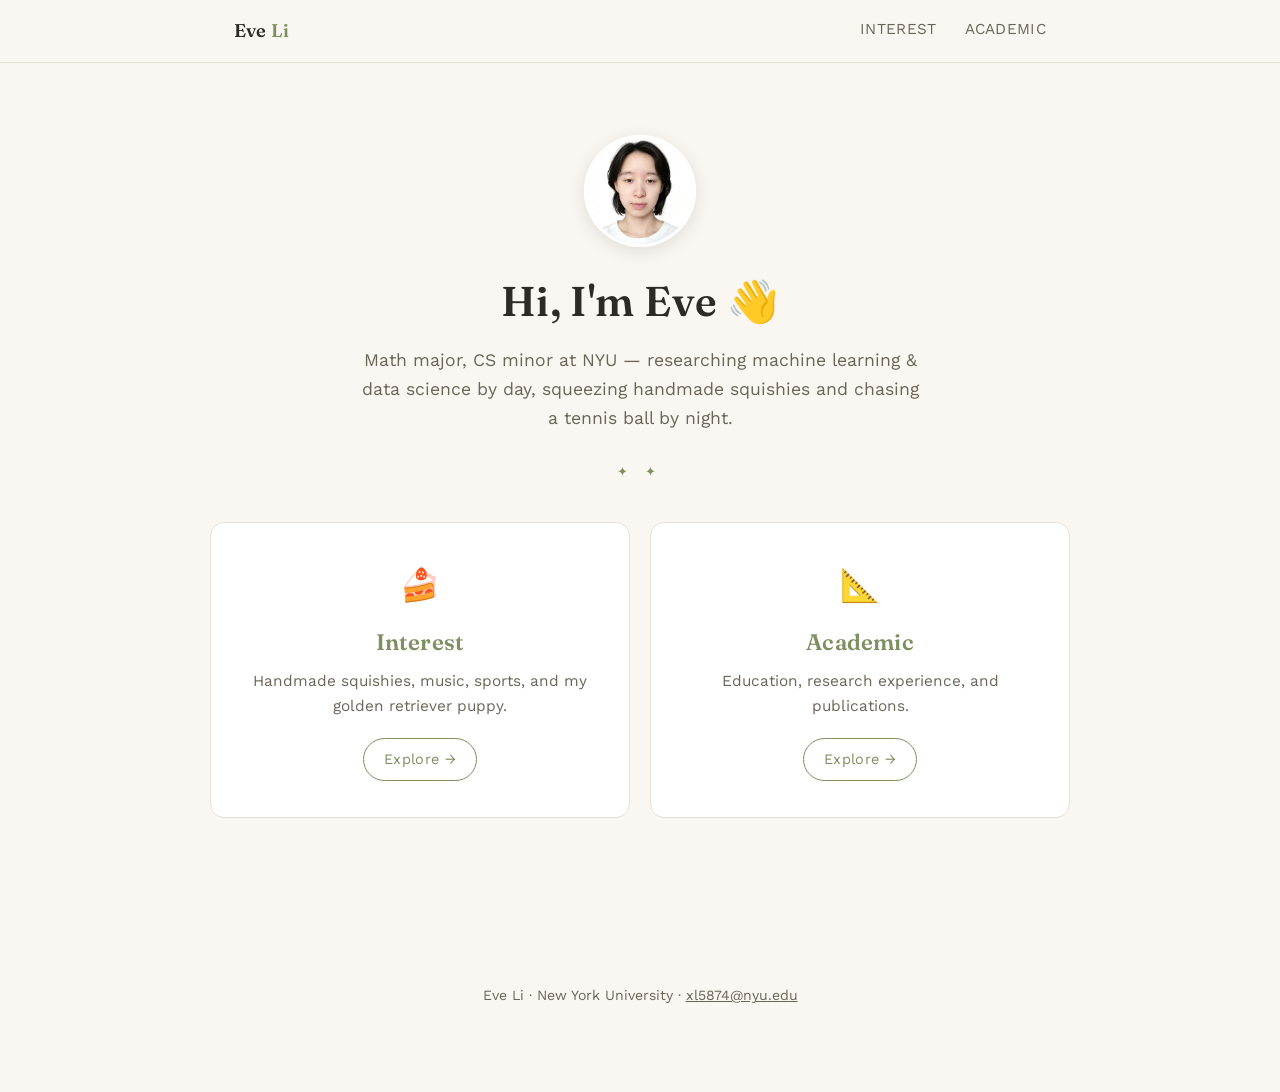
<file: index.html>
<!doctype html>
<html lang="en">
<head>
<meta charset="utf-8" />
<meta name="viewport" content="width=device-width, initial-scale=1" />
<title>Eve Li</title>
<meta name="description" content="Eve Li — Mathematics & CS, NYU. Research in machine learning and data science, and a life full of handmade squishies, music, and sport." />
<link rel="preconnect" href="https://fonts.googleapis.com">
<link rel="preconnect" href="https://fonts.gstatic.com" crossorigin>
<link href="https://fonts.googleapis.com/css2?family=Fraunces:wght@500;600;700&family=Work+Sans:wght@400;500;600&display=swap" rel="stylesheet">
<link rel="stylesheet" href="css/style.css" />
</head>
<body>

<header class="site-nav">
  <div class="wrap">
    <div class="brand">Eve <span>Li</span></div>
    <nav>
      <a href="interest.html">Interest</a>
      <a href="academic.html">Academic</a>
    </nav>
  </div>
</header>

<main>
  <section class="hero wrap">
    <img class="avatar" src="assets/profile/profile.jpg" alt="Eve Li" />
    <h1>Hi, I'm Eve 👋</h1>
    <p class="tagline">
      Math major, CS minor at NYU — researching machine learning &amp; data science by day,
      squeezing handmade squishies and chasing a tennis ball by night.
    </p>
    <div class="diamond-rule">✦ ✦</div>

    <div class="portal-cards">
      <a class="portal-card" href="interest.html" style="text-decoration:none;">
        <div class="icon">🍰</div>
        <h2>Interest</h2>
        <p>Handmade squishies, music, sports, and my golden retriever puppy.</p>
        <span class="btn">Explore →</span>
      </a>
      <a class="portal-card" href="academic.html" style="text-decoration:none;">
        <div class="icon">📐</div>
        <h2>Academic</h2>
        <p>Education, research experience, and publications.</p>
        <span class="btn">Explore →</span>
      </a>
    </div>
  </section>
</main>

<footer>
  <div class="wrap">
    <p>Eve Li · New York University · <a href="mailto:xl5874@nyu.edu">xl5874@nyu.edu</a></p>
  </div>
</footer>

</body>
</html>
</file>
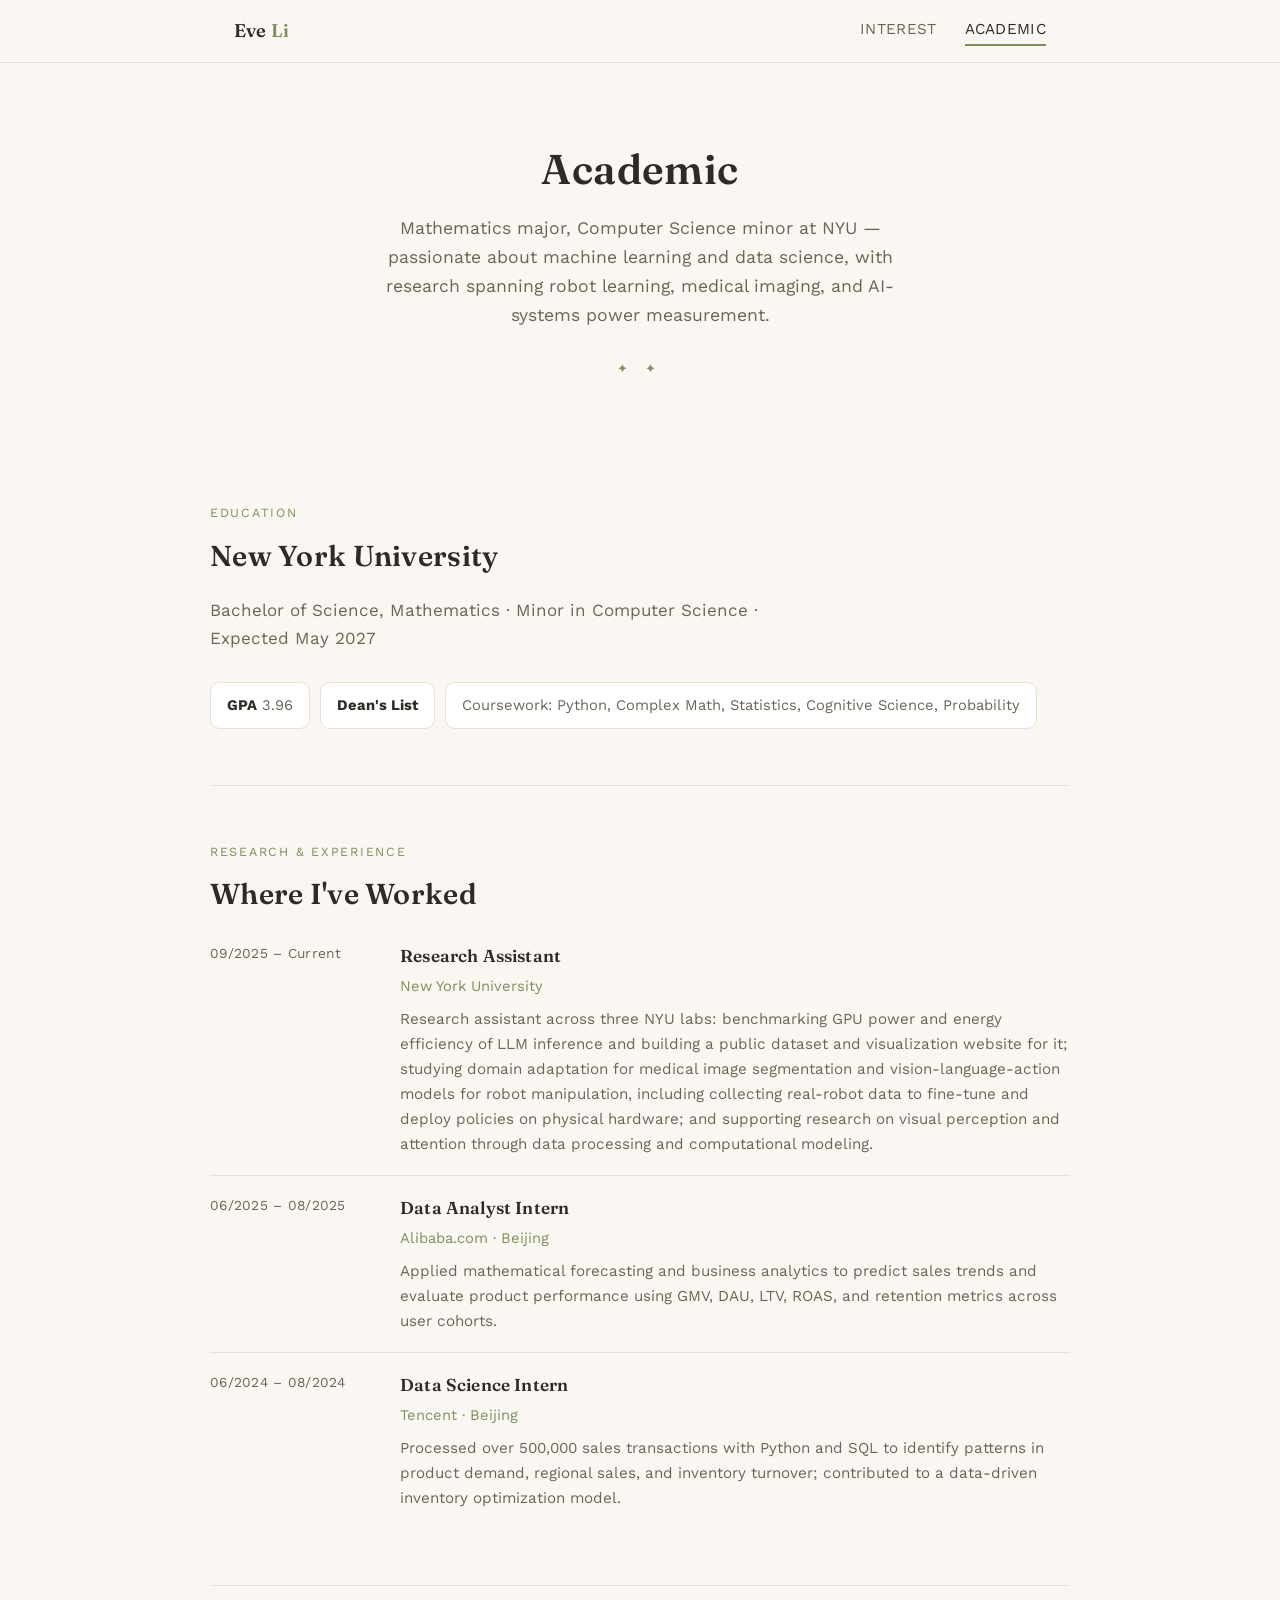
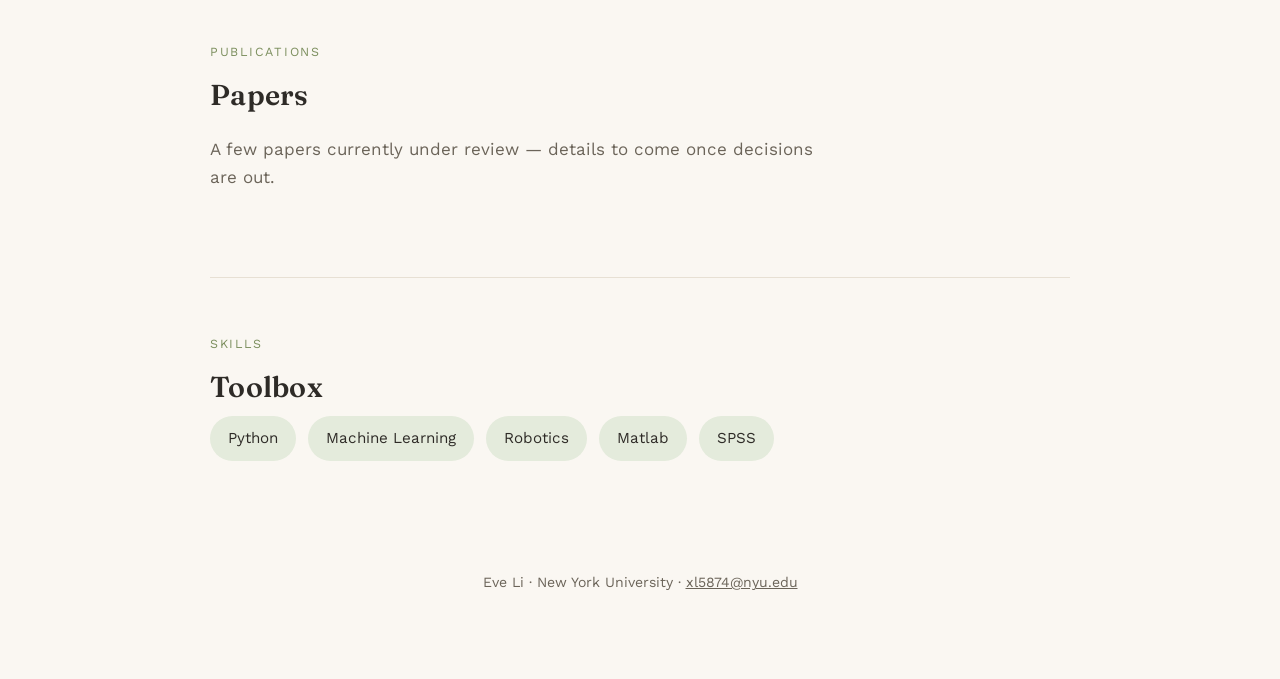
<file: academic.html>
<!doctype html>
<html lang="en">
<head>
<meta charset="utf-8" />
<meta name="viewport" content="width=device-width, initial-scale=1" />
<title>Academic — Eve Li</title>
<meta name="description" content="Eve Li — Mathematics & CS Minor at NYU. Research in machine learning, data science, and robotics." />
<link rel="preconnect" href="https://fonts.googleapis.com">
<link rel="preconnect" href="https://fonts.gstatic.com" crossorigin>
<link href="https://fonts.googleapis.com/css2?family=Fraunces:wght@500;600;700&family=Work+Sans:wght@400;500;600&display=swap" rel="stylesheet">
<link rel="stylesheet" href="css/style.css" />
</head>
<body>

<header class="site-nav">
  <div class="wrap">
    <div class="brand">Eve <span>Li</span></div>
    <nav>
      <a href="interest.html">Interest</a>
      <a href="academic.html" class="active">Academic</a>
    </nav>
  </div>
</header>

<main>
  <section class="hero wrap">
    <h1>Academic</h1>
    <p class="tagline">
      Mathematics major, Computer Science minor at NYU — passionate about machine
      learning and data science, with research spanning robot learning, medical imaging,
      and AI-systems power measurement.
    </p>
    <div class="diamond-rule">✦ ✦</div>
  </section>

  <!-- ================= EDUCATION ================= -->
  <section class="block wrap" id="education">
    <span class="eyebrow">Education</span>
    <h2>New York University</h2>
    <p class="intro">Bachelor of Science, Mathematics · Minor in Computer Science · Expected May 2027</p>
    <div class="fact-row">
      <span class="fact"><strong>GPA</strong> 3.96</span>
      <span class="fact"><strong>Dean's List</strong></span>
      <span class="fact">Coursework: Python, Complex Math, Statistics, Cognitive Science, Probability</span>
    </div>
  </section>

  <!-- ================= RESEARCH EXPERIENCE ================= -->
  <section class="block wrap" id="research">
    <span class="eyebrow">Research &amp; Experience</span>
    <h2>Where I've Worked</h2>

    <div class="timeline-item">
      <div class="when">09/2025 – Current</div>
      <div>
        <h3>Research Assistant</h3>
        <span class="org">New York University</span>
        <p>
          Research assistant across three NYU labs: benchmarking GPU power and energy
          efficiency of LLM inference and building a public dataset and visualization
          website for it; studying domain adaptation for medical image segmentation and
          vision-language-action models for robot manipulation, including collecting
          real-robot data to fine-tune and deploy policies on physical hardware; and
          supporting research on visual perception and attention through data processing
          and computational modeling.
        </p>
      </div>
    </div>

    <div class="timeline-item">
      <div class="when">06/2025 – 08/2025</div>
      <div>
        <h3>Data Analyst Intern</h3>
        <span class="org">Alibaba.com · Beijing</span>
        <p>
          Applied mathematical forecasting and business analytics to predict sales trends
          and evaluate product performance using GMV, DAU, LTV, ROAS, and retention metrics
          across user cohorts.
        </p>
      </div>
    </div>

    <div class="timeline-item">
      <div class="when">06/2024 – 08/2024</div>
      <div>
        <h3>Data Science Intern</h3>
        <span class="org">Tencent · Beijing</span>
        <p>
          Processed over 500,000 sales transactions with Python and SQL to identify
          patterns in product demand, regional sales, and inventory turnover; contributed
          to a data-driven inventory optimization model.
        </p>
      </div>
    </div>
  </section>

  <!-- ================= PUBLICATIONS ================= -->
  <section class="block wrap" id="publications">
    <span class="eyebrow">Publications</span>
    <h2>Papers</h2>
    <p class="intro">A few papers currently under review — details to come once decisions are out.</p>
  </section>

  <!-- ================= SKILLS ================= -->
  <section class="block wrap" id="skills">
    <span class="eyebrow">Skills</span>
    <h2>Toolbox</h2>
    <div class="pill-grid">
      <span class="pill">Python</span>
      <span class="pill">Machine Learning</span>
      <span class="pill">Robotics</span>
      <span class="pill">Matlab</span>
      <span class="pill">SPSS</span>
    </div>
  </section>
</main>

<footer>
  <div class="wrap">
    <p>Eve Li · New York University · <a href="mailto:xl5874@nyu.edu">xl5874@nyu.edu</a></p>
  </div>
</footer>

</body>
</html>
</file>
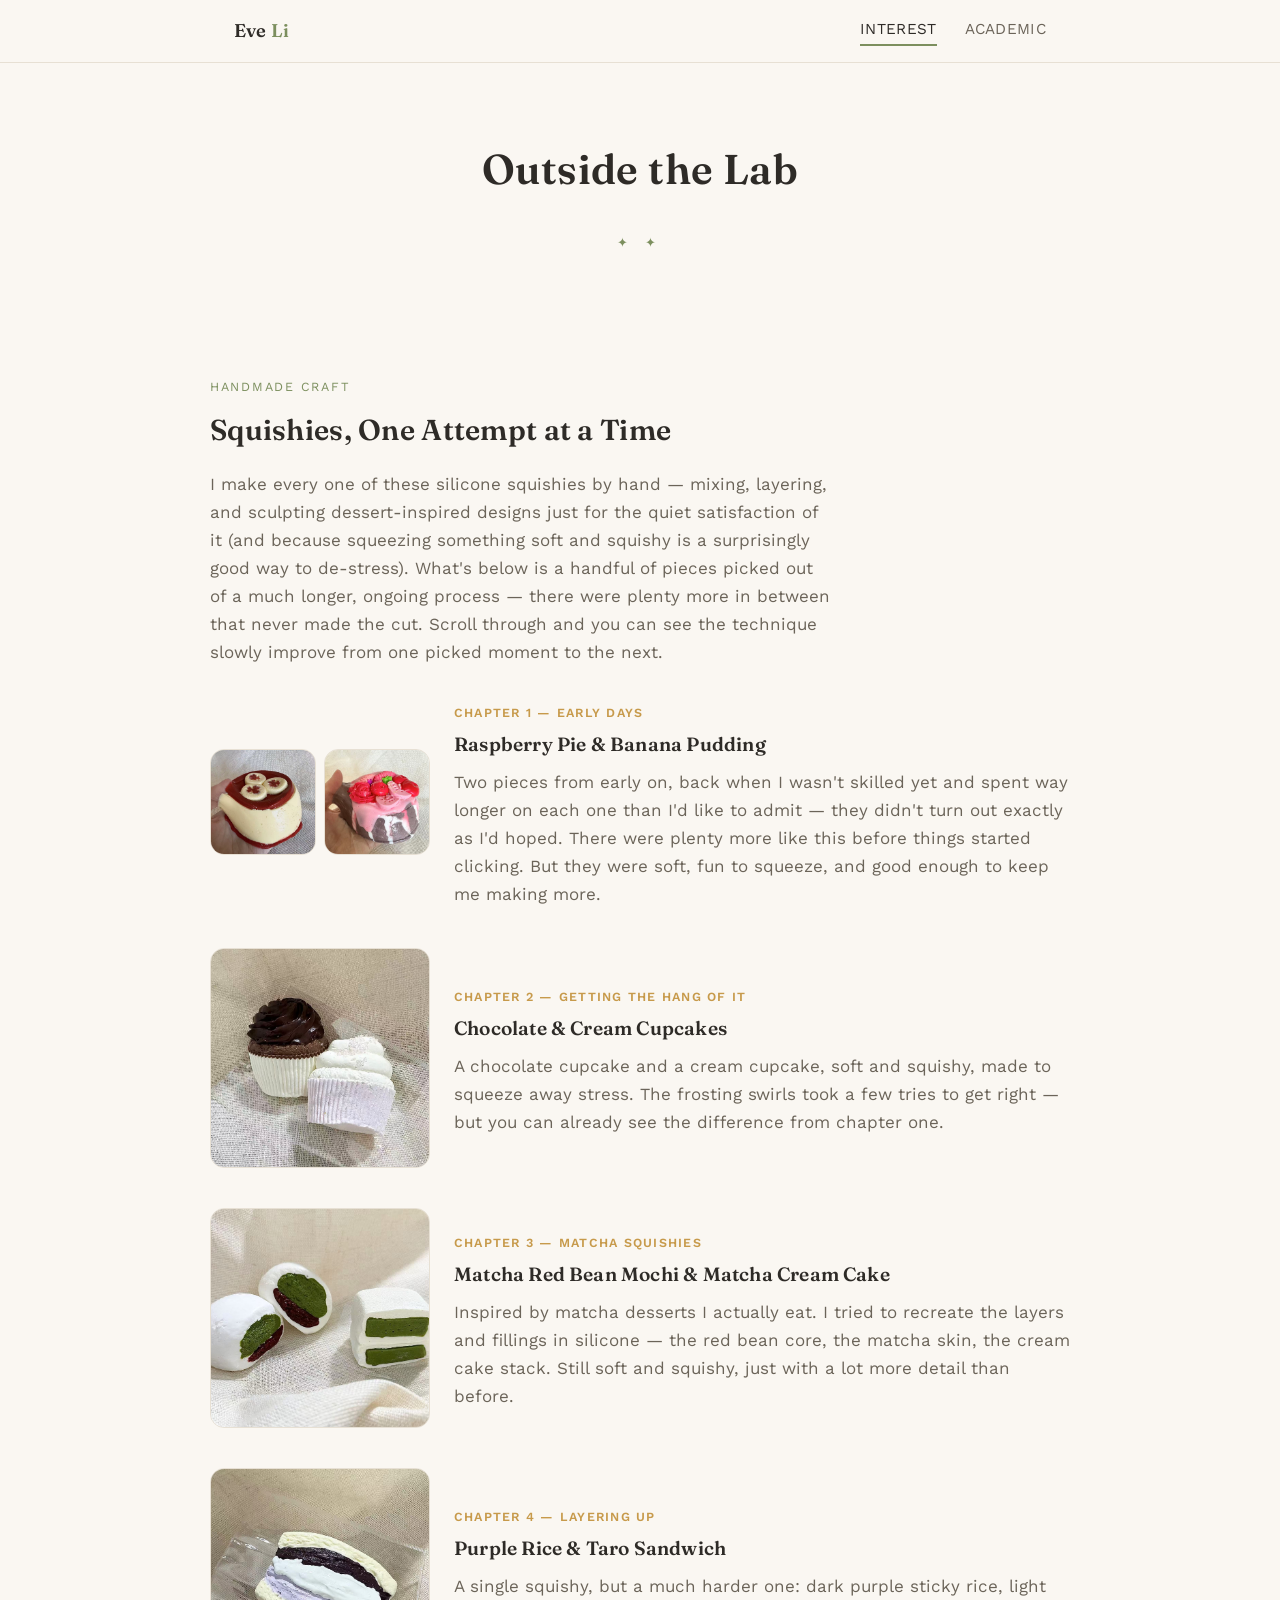
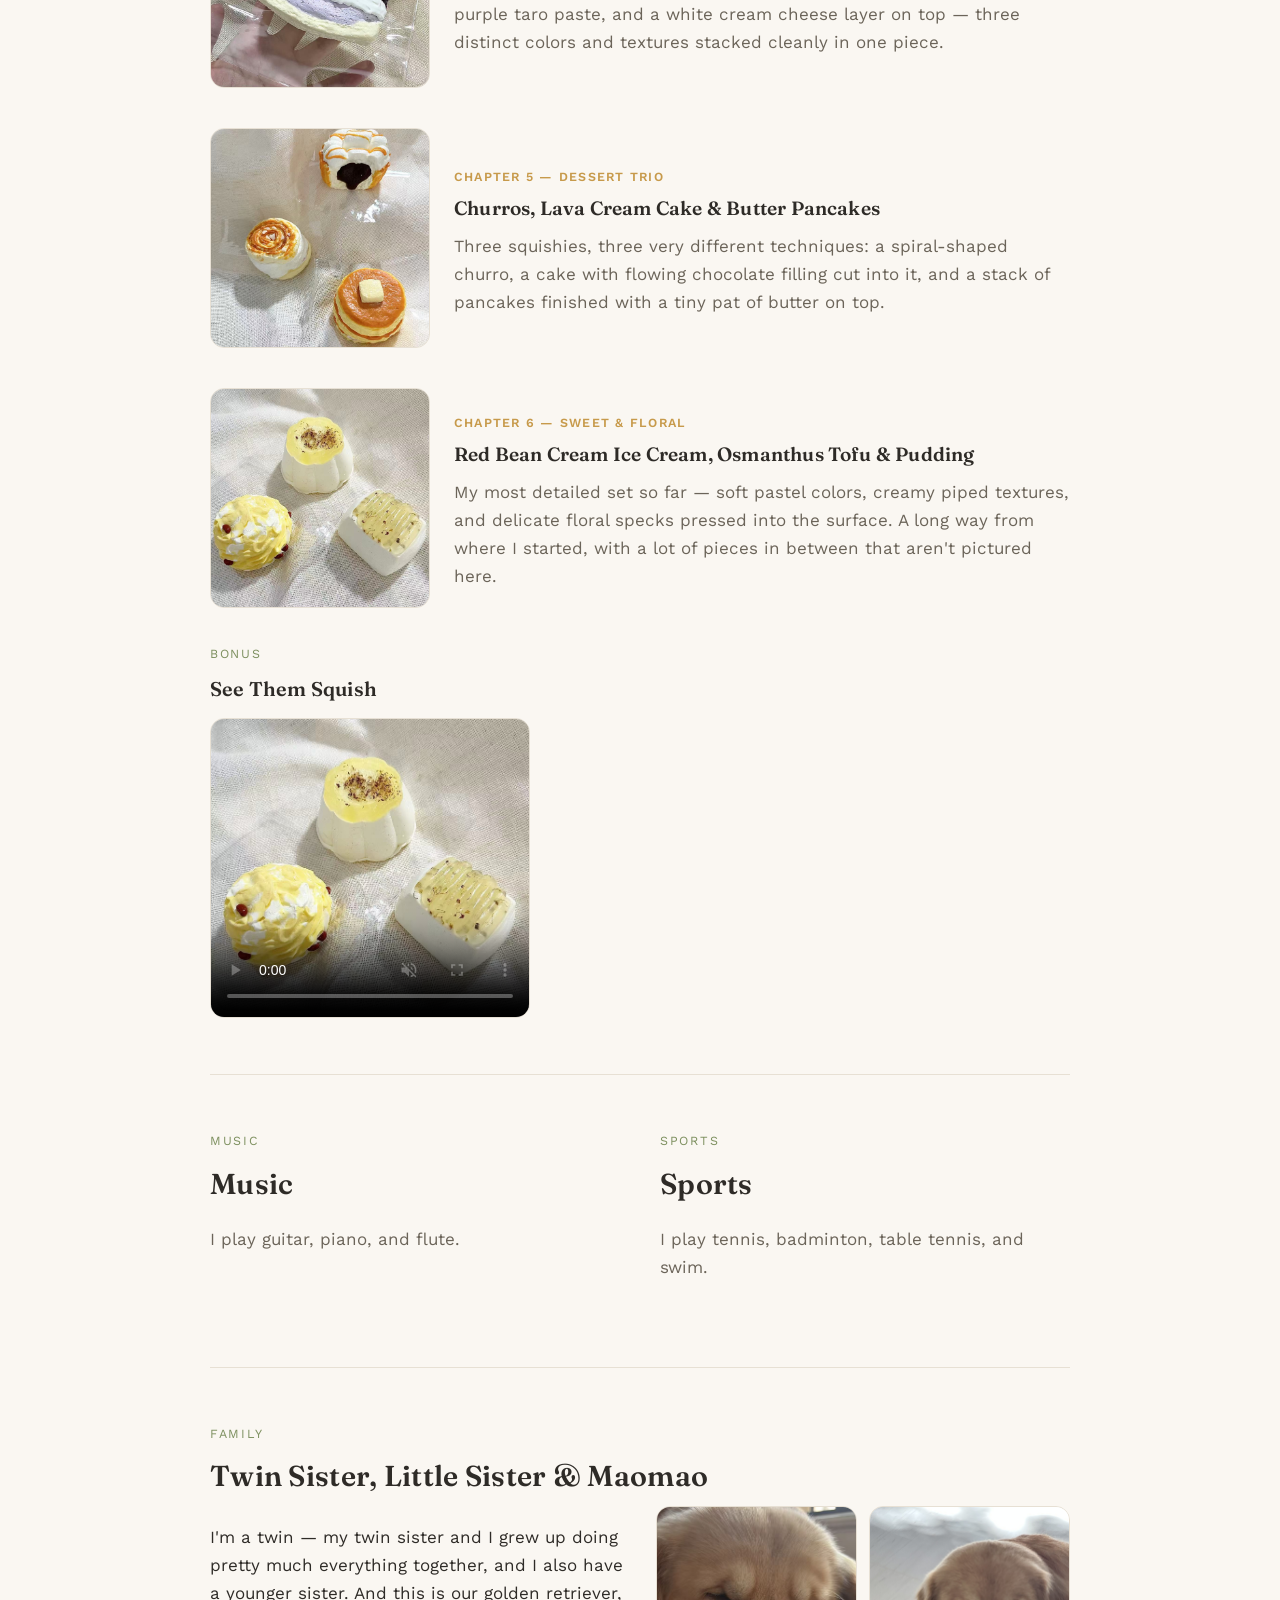
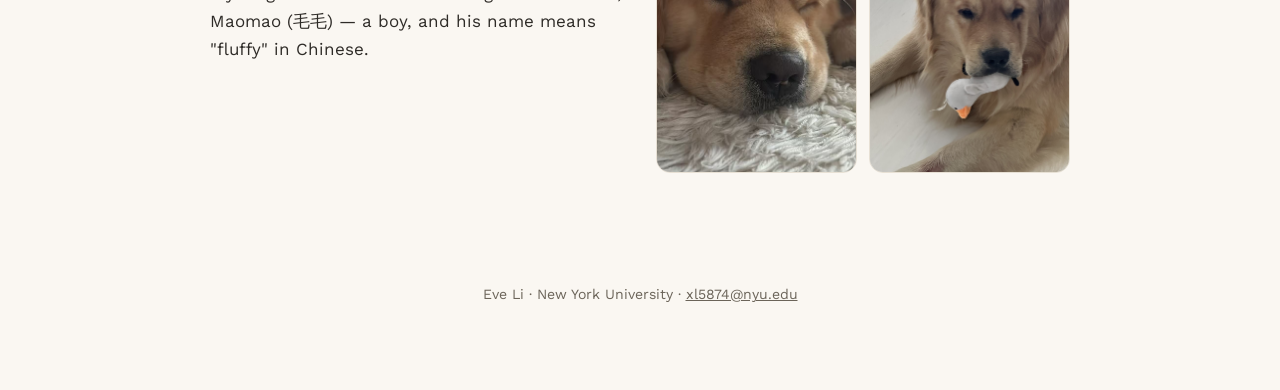
<file: interest.html>
<!doctype html>
<html lang="en">
<head>
<meta charset="utf-8" />
<meta name="viewport" content="width=device-width, initial-scale=1" />
<title>Interest — Eve Li</title>
<meta name="description" content="Handmade squishies, music, sports, and family — the life of Eve Li outside the lab." />
<link rel="preconnect" href="https://fonts.googleapis.com">
<link rel="preconnect" href="https://fonts.gstatic.com" crossorigin>
<link href="https://fonts.googleapis.com/css2?family=Fraunces:wght@500;600;700&family=Work+Sans:wght@400;500;600&display=swap" rel="stylesheet">
<link rel="stylesheet" href="css/style.css" />
</head>
<body>

<header class="site-nav">
  <div class="wrap">
    <div class="brand">Eve <span>Li</span></div>
    <nav>
      <a href="interest.html" class="active">Interest</a>
      <a href="academic.html">Academic</a>
    </nav>
  </div>
</header>

<main>
  <section class="hero wrap">
    <h1>Outside the Lab</h1>
    <div class="diamond-rule">✦ ✦</div>
  </section>

  <!-- ================= SQUISHIES ================= -->
  <section class="block wrap" id="squishies">
    <span class="eyebrow">Handmade Craft</span>
    <h2>Squishies, One Attempt at a Time</h2>
    <p class="intro">
      I make every one of these silicone squishies by hand — mixing, layering, and
      sculpting dessert-inspired designs just for the quiet satisfaction of it (and because
      squeezing something soft and squishy is a surprisingly good way to de-stress). What's
      below is a handful of pieces picked out of a much longer, ongoing process — there were
      plenty more in between that never made the cut. Scroll through and you can see the
      technique slowly improve from one picked moment to the next.
    </p>

    <div class="squishy-timeline">

      <!-- Chapter 1: First attempts, 2 photos -->
      <div class="squishy-entry">
        <div style="display:grid; grid-template-columns:1fr 1fr; gap:8px;">
          <div class="media"><img src="assets/squishies/01-banana-pudding.jpg" alt="My first handmade squishy, a banana pudding, slightly uneven" loading="lazy"></div>
          <div class="media"><img src="assets/squishies/02-raspberry-pie.jpg" alt="My first handmade squishy, a raspberry pie" loading="lazy"></div>
        </div>
        <div>
          <span class="stage">Chapter 1 — Early Days</span>
          <h3>Raspberry Pie &amp; Banana Pudding</h3>
          <p>
            Two pieces from early on, back when I wasn't skilled yet and spent way longer
            on each one than I'd like to admit — they didn't turn out exactly as I'd hoped.
            There were plenty more like this before things started clicking. But they were
            soft, fun to squeeze, and good enough to keep me making more.
          </p>
        </div>
      </div>

      <!-- Chapter 2 -->
      <div class="squishy-entry">
        <div class="media"><img src="assets/squishies/03-choc-cream-cupcakes.jpg" alt="Handmade chocolate and cream cupcake squishies" loading="lazy"></div>
        <div>
          <span class="stage">Chapter 2 — Getting the Hang of It</span>
          <h3>Chocolate &amp; Cream Cupcakes</h3>
          <p>
            A chocolate cupcake and a cream cupcake, soft and squishy, made to squeeze away
            stress. The frosting swirls took a few tries to get right — but you can already
            see the difference from chapter one.
          </p>
        </div>
      </div>

      <!-- Chapter 3 -->
      <div class="squishy-entry">
        <div class="media"><img src="assets/squishies/04-matcha.jpg" alt="Handmade matcha red bean mochi and matcha cream cake squishies" loading="lazy"></div>
        <div>
          <span class="stage">Chapter 3 — Matcha Squishies</span>
          <h3>Matcha Red Bean Mochi &amp; Matcha Cream Cake</h3>
          <p>
            Inspired by matcha desserts I actually eat. I tried to recreate the layers and
            fillings in silicone — the red bean core, the matcha skin, the cream cake
            stack. Still soft and squishy, just with a lot more detail than before.
          </p>
        </div>
      </div>

      <!-- Chapter 4 -->
      <div class="squishy-entry">
        <div class="media"><img src="assets/squishies/05-purple-taro-sandwich.jpg" alt="Handmade purple sticky rice, taro paste, and cream cheese sandwich squishy" loading="lazy"></div>
        <div>
          <span class="stage">Chapter 4 — Layering Up</span>
          <h3>Purple Rice &amp; Taro Sandwich</h3>
          <p>
            A single squishy, but a much harder one: dark purple sticky rice, light purple
            taro paste, and a white cream cheese layer on top — three distinct colors and
            textures stacked cleanly in one piece.
          </p>
        </div>
      </div>

      <!-- Chapter 5 -->
      <div class="squishy-entry">
        <div class="media"><img src="assets/squishies/06-dessert-trio.jpg" alt="Handmade churro, lava cream cake, and butter pancake squishies" loading="lazy"></div>
        <div>
          <span class="stage">Chapter 5 — Dessert Trio</span>
          <h3>Churros, Lava Cream Cake &amp; Butter Pancakes</h3>
          <p>
            Three squishies, three very different techniques: a spiral-shaped churro, a
            cake with flowing chocolate filling cut into it, and a stack of pancakes
            finished with a tiny pat of butter on top.
          </p>
        </div>
      </div>

      <!-- Chapter 6 -->
      <div class="squishy-entry">
        <div class="media"><img src="assets/squishies/07-floral-trio.jpg" alt="Handmade red bean cream ice cream, osmanthus milk tofu, and osmanthus pudding squishies" loading="lazy"></div>
        <div>
          <span class="stage">Chapter 6 — Sweet &amp; Floral</span>
          <h3>Red Bean Cream Ice Cream, Osmanthus Tofu &amp; Pudding</h3>
          <p>
            My most detailed set so far — soft pastel colors, creamy piped textures, and
            delicate floral specks pressed into the surface. A long way from where I
            started, with a lot of pieces in between that aren't pictured here.
          </p>
        </div>
      </div>

    </div>

    <div style="margin-top:36px;">
      <span class="eyebrow">Bonus</span>
      <h3 style="margin:6px 0 12px;">See Them Squish</h3>
      <div class="media" style="max-width:320px; border-radius:14px; overflow:hidden; border:1px solid var(--line);">
        <video src="assets/squishies/squeeze-demo.mp4" controls muted playsinline poster="assets/squishies/07-floral-trio.jpg"></video>
      </div>
    </div>
  </section>

  <!-- ================= MUSIC + SPORTS ================= -->
  <section class="block wrap" id="music-sports">
    <div class="interest-cols">
      <div>
        <span class="eyebrow">Music</span>
        <h2>Music</h2>
        <p class="intro">I play guitar, piano, and flute.</p>
      </div>
      <div>
        <span class="eyebrow">Sports</span>
        <h2>Sports</h2>
        <p class="intro">I play tennis, badminton, table tennis, and swim.</p>
      </div>
    </div>
  </section>

  <!-- ================= FAMILY ================= -->
  <section class="block wrap" id="family">
    <span class="eyebrow">Family</span>
    <h2>Twin Sister, Little Sister &amp; Maomao</h2>
    <div class="family-wrap">
      <div class="family-text">
        <p>
          I'm a twin — my twin sister and I grew up doing pretty much everything together,
          and I also have a younger sister. And this is our golden retriever, Maomao
          (毛毛) — a boy, and his name means "fluffy" in Chinese.
        </p>
      </div>
      <div class="dog-gallery">
        <div class="media"><img src="assets/dog/sleepy.jpg" alt="Maomao, our golden retriever, asleep" loading="lazy"></div>
        <div class="media"><img src="assets/dog/goose-toy.jpg" alt="Maomao, our golden retriever, holding a stuffed goose toy" loading="lazy"></div>
      </div>
    </div>
  </section>
</main>

<footer>
  <div class="wrap">
    <p>Eve Li · New York University · <a href="mailto:xl5874@nyu.edu">xl5874@nyu.edu</a></p>
  </div>
</footer>

</body>
</html>
</file>
<file: css/style.css>
:root {
  --bg: #faf7f2;
  --bg-card: #ffffff;
  --ink: #2e2b27;
  --ink-soft: #6b6459;
  --line: #e7e0d4;
  --accent: #7c8f5e;       /* matcha */
  --accent-soft: #e4ebdc;
  --accent-rose: #c98b8f;  /* soft berry accent */
  --accent-gold: #c79a4b;  /* warm cupcake accent */
  --max: 860px;
  --radius: 14px;
}

* { box-sizing: border-box; }

html { scroll-behavior: smooth; }

body {
  margin: 0;
  background: var(--bg);
  color: var(--ink);
  font-family: "Work Sans", -apple-system, BlinkMacSystemFont, "Segoe UI", sans-serif;
  font-size: 17px;
  line-height: 1.65;
  -webkit-font-smoothing: antialiased;
}

h1, h2, h3, .brand {
  font-family: "Fraunces", Georgia, "Times New Roman", serif;
  font-weight: 600;
  letter-spacing: 0.01em;
}

a { color: var(--accent); text-decoration: none; }
a:hover { text-decoration: underline; }

img, video { max-width: 100%; display: block; }

.wrap {
  max-width: var(--max);
  margin: 0 auto;
  padding: 0 24px;
}

/* ---- Nav ---- */
.site-nav {
  position: sticky;
  top: 0;
  z-index: 10;
  background: rgba(250, 247, 242, 0.92);
  backdrop-filter: saturate(140%) blur(6px);
  border-bottom: 1px solid var(--line);
}

.site-nav .wrap {
  display: flex;
  align-items: center;
  justify-content: space-between;
  padding-top: 16px;
  padding-bottom: 16px;
}

.brand {
  font-size: 1.15rem;
  color: var(--ink);
}

.brand span { color: var(--accent); }

.site-nav nav { display: flex; gap: 28px; }

.site-nav nav a {
  color: var(--ink-soft);
  font-size: 0.95rem;
  letter-spacing: 0.02em;
  text-transform: uppercase;
  padding-bottom: 2px;
  border-bottom: 2px solid transparent;
}

.site-nav nav a:hover,
.site-nav nav a.active {
  color: var(--ink);
  border-bottom-color: var(--accent);
  text-decoration: none;
}

/* ---- Hero ---- */
.hero {
  padding: 72px 0 40px;
  text-align: center;
}

.avatar {
  width: 112px;
  height: 112px;
  border-radius: 50%;
  object-fit: cover;
  margin: 0 auto 20px;
  border: 3px solid #fff;
  box-shadow: 0 4px 18px rgba(44, 40, 30, 0.12);
}

.hero h1 {
  font-size: 2.6rem;
  margin: 0 0 10px;
}

.hero .tagline {
  color: var(--ink-soft);
  font-size: 1.1rem;
  max-width: 560px;
  margin: 0 auto 28px;
}

.diamond-rule {
  color: var(--accent);
  letter-spacing: 0.5em;
  font-size: 0.8rem;
  margin: 28px 0;
  text-align: center;
}

/* ---- Landing nav cards (index.html) ---- */
.portal-cards {
  display: grid;
  grid-template-columns: 1fr 1fr;
  gap: 20px;
  margin: 40px 0 72px;
}

.portal-card {
  background: var(--bg-card);
  border: 1px solid var(--line);
  border-radius: var(--radius);
  padding: 36px 28px;
  text-align: center;
  transition: transform 0.18s ease, box-shadow 0.18s ease, border-color 0.18s ease;
}

.portal-card:hover {
  transform: translateY(-3px);
  box-shadow: 0 10px 30px rgba(44, 40, 30, 0.08);
  border-color: var(--accent);
}

.portal-card .icon { font-size: 2rem; margin-bottom: 12px; }
.portal-card h2 { margin: 0 0 8px; font-size: 1.4rem; }
.portal-card p { color: var(--ink-soft); margin: 0 0 18px; font-size: 0.96rem; }
.portal-card a.btn { display: inline-block; }

.btn {
  display: inline-block;
  padding: 9px 20px;
  border-radius: 999px;
  border: 1px solid var(--accent);
  color: var(--accent);
  font-size: 0.9rem;
  letter-spacing: 0.02em;
}

.btn:hover {
  background: var(--accent);
  color: #fff;
  text-decoration: none;
}

/* ---- Sections ---- */
section.block {
  padding: 56px 0;
  border-bottom: 1px solid var(--line);
}

section.block:last-of-type { border-bottom: none; }

.eyebrow {
  text-transform: uppercase;
  letter-spacing: 0.14em;
  font-size: 0.78rem;
  color: var(--accent);
  margin-bottom: 8px;
  display: block;
}

.block h2 {
  font-size: 1.8rem;
  margin: 0 0 6px;
}

.block .intro {
  color: var(--ink-soft);
  max-width: 620px;
  margin-bottom: 30px;
}

/* ---- Squishy gallery ---- */
.squishy-timeline {
  display: flex;
  flex-direction: column;
  gap: 40px;
}

.squishy-entry {
  display: grid;
  grid-template-columns: 220px 1fr;
  gap: 24px;
  align-items: center;
}

.squishy-entry .media {
  border-radius: var(--radius);
  overflow: hidden;
  border: 1px solid var(--line);
  background: #fff;
}

.squishy-entry .media img,
.squishy-entry .media video {
  width: 100%;
  height: 100%;
  object-fit: cover;
  aspect-ratio: 1 / 1;
}

.squishy-entry .stage {
  font-size: 0.78rem;
  text-transform: uppercase;
  letter-spacing: 0.1em;
  color: var(--accent-gold);
  font-weight: 600;
}

.squishy-entry h3 { margin: 4px 0 8px; font-size: 1.2rem; }
.squishy-entry p { margin: 0; color: var(--ink-soft); }

.squishy-grid-extra {
  display: grid;
  grid-template-columns: repeat(3, 1fr);
  gap: 14px;
  margin-top: 10px;
}

.squishy-grid-extra .media {
  border-radius: 10px;
  overflow: hidden;
  border: 1px solid var(--line);
}

.squishy-grid-extra img {
  aspect-ratio: 1 / 1;
  object-fit: cover;
}

/* ---- Generic two-col grid (music/sports) ---- */
.pill-grid {
  display: flex;
  flex-wrap: wrap;
  gap: 12px;
}

.pill {
  background: var(--accent-soft);
  color: var(--ink);
  border-radius: 999px;
  padding: 10px 18px;
  font-size: 0.95rem;
  display: flex;
  align-items: center;
  gap: 8px;
}

.interest-cols {
  display: grid;
  grid-template-columns: 1fr 1fr;
  gap: 40px;
}

/* ---- Family / dog ---- */
.family-wrap {
  display: grid;
  grid-template-columns: 1fr 1fr;
  gap: 32px;
  align-items: start;
}

.dog-gallery {
  display: grid;
  grid-template-columns: 1fr 1fr;
  gap: 12px;
}

.dog-gallery .media {
  border-radius: var(--radius);
  overflow: hidden;
  border: 1px solid var(--line);
}

.dog-gallery img { aspect-ratio: 3/4; object-fit: cover; }

.family-text h3 { margin-top: 0; }

/* ---- Academic page ---- */
.about-grid {
  display: grid;
  grid-template-columns: 1fr;
  gap: 8px;
}

.fact-row {
  display: flex;
  flex-wrap: wrap;
  gap: 10px;
  margin-top: 18px;
}

.fact {
  border: 1px solid var(--line);
  background: var(--bg-card);
  border-radius: 10px;
  padding: 10px 16px;
  font-size: 0.92rem;
  color: var(--ink-soft);
}

.fact strong { color: var(--ink); }

.timeline-item {
  display: grid;
  grid-template-columns: 170px 1fr;
  gap: 20px;
  padding: 18px 0;
  border-top: 1px solid var(--line);
}

.timeline-item:first-of-type { border-top: none; }

.timeline-item .when {
  color: var(--ink-soft);
  font-size: 0.86rem;
  letter-spacing: 0.02em;
}

.timeline-item h3 { margin: 0 0 4px; font-size: 1.08rem; }
.timeline-item .org { color: var(--accent); font-size: 0.92rem; margin-bottom: 8px; display: block; }
.timeline-item p { margin: 0; color: var(--ink-soft); font-size: 0.95rem; }

.pub-list { display: flex; flex-direction: column; gap: 22px; }

.pub-item {
  border: 1px solid var(--line);
  background: var(--bg-card);
  border-radius: var(--radius);
  padding: 20px 22px;
}

.pub-item .status {
  display: inline-block;
  font-size: 0.72rem;
  text-transform: uppercase;
  letter-spacing: 0.08em;
  background: var(--accent-soft);
  color: var(--accent);
  padding: 3px 10px;
  border-radius: 999px;
  margin-bottom: 10px;
}

.pub-item h3 { margin: 0 0 6px; font-size: 1.1rem; }
.pub-item .authors { color: var(--ink-soft); font-size: 0.9rem; margin-bottom: 4px; }
.pub-item .venue { color: var(--ink-soft); font-size: 0.88rem; font-style: italic; }
.pub-item .desc { margin-top: 10px; font-size: 0.94rem; color: var(--ink-soft); }

.pub-other {
  margin-top: 26px;
  padding-top: 20px;
  border-top: 1px dashed var(--line);
  color: var(--ink-soft);
  font-size: 0.92rem;
}

.pub-other li { margin-bottom: 6px; }

/* ---- Footer ---- */
footer {
  padding: 40px 0 70px;
  text-align: center;
  color: var(--ink-soft);
  font-size: 0.88rem;
}

footer a { color: var(--ink-soft); text-decoration: underline; }

/* ---- Responsive ---- */
@media (max-width: 720px) {
  .portal-cards,
  .interest-cols,
  .family-wrap { grid-template-columns: 1fr; }

  .squishy-entry { grid-template-columns: 1fr; }
  .squishy-entry .media { aspect-ratio: 4/3; }
  .squishy-entry .media img,
  .squishy-entry .media video { aspect-ratio: 4/3; }

  .squishy-grid-extra { grid-template-columns: repeat(3, 1fr); }

  .timeline-item { grid-template-columns: 1fr; gap: 6px; }

  .site-nav nav { gap: 16px; }
  .hero h1 { font-size: 2rem; }
}
</file>
